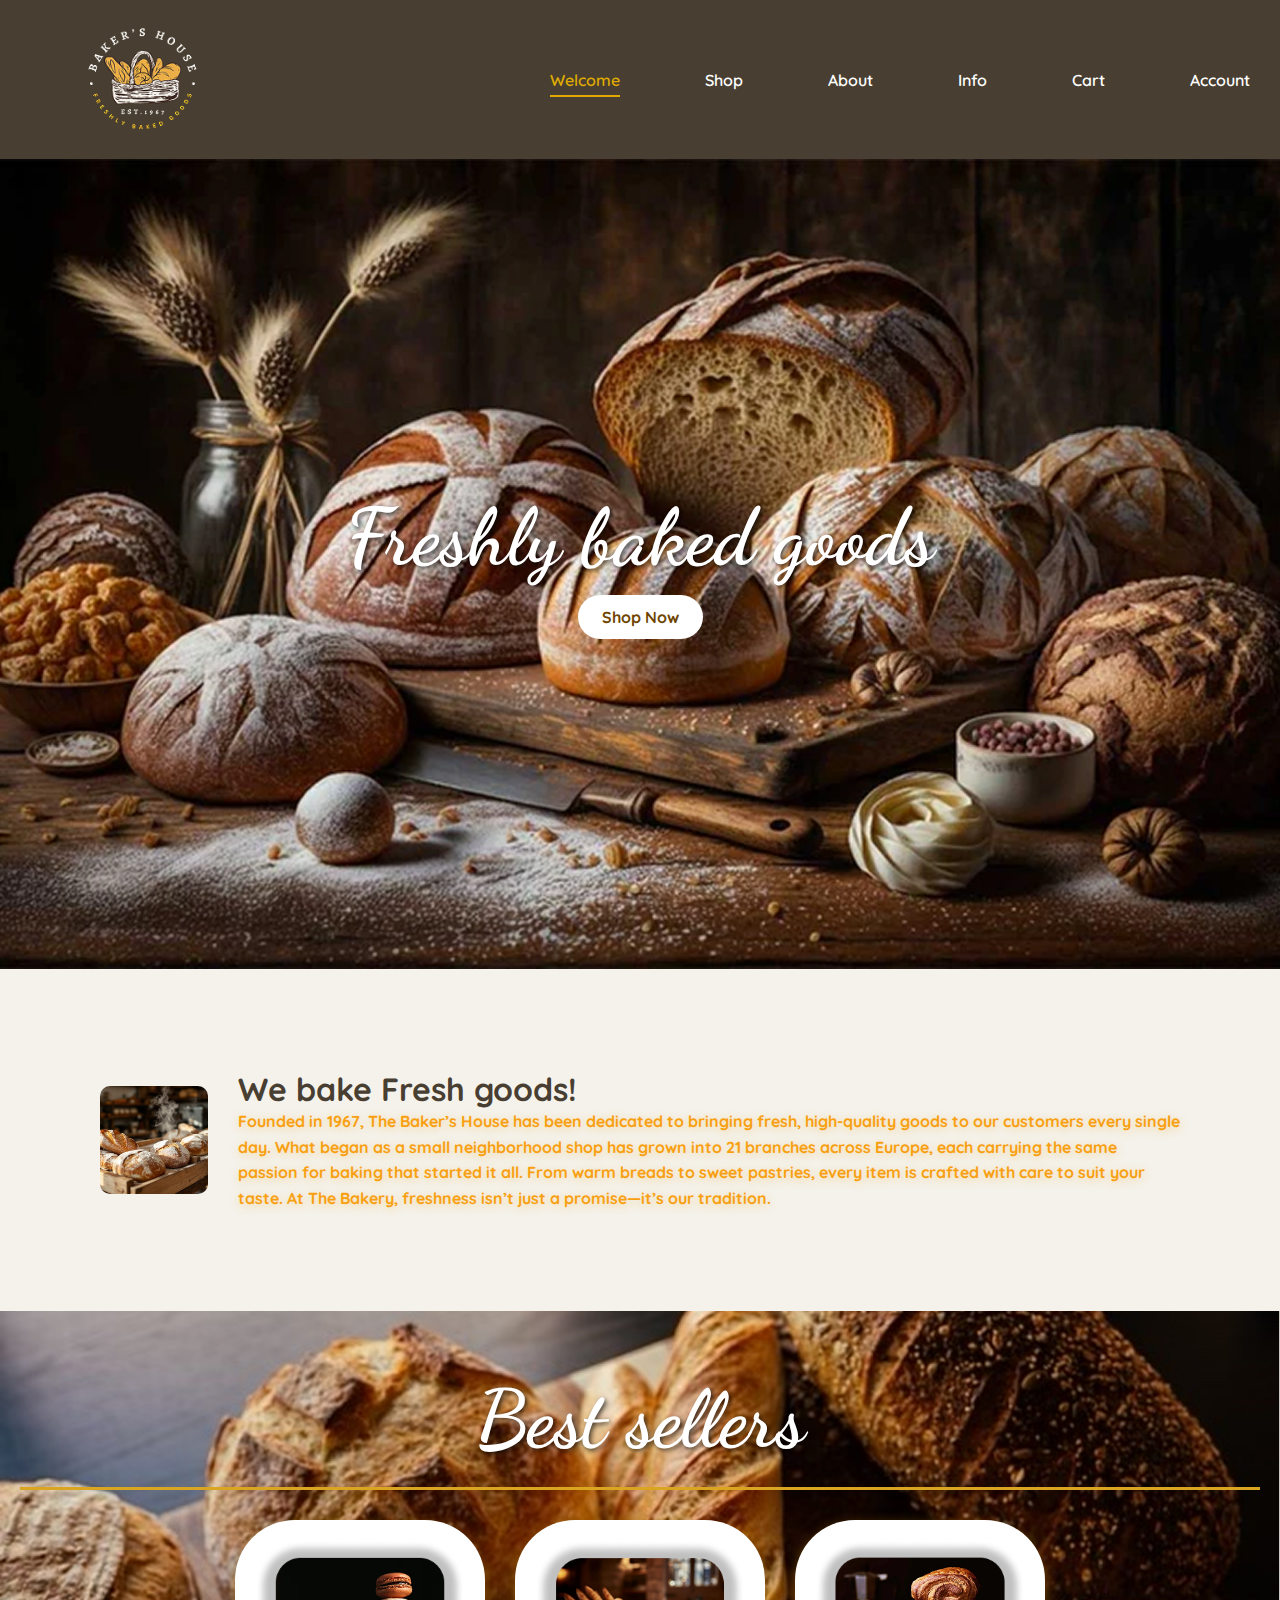
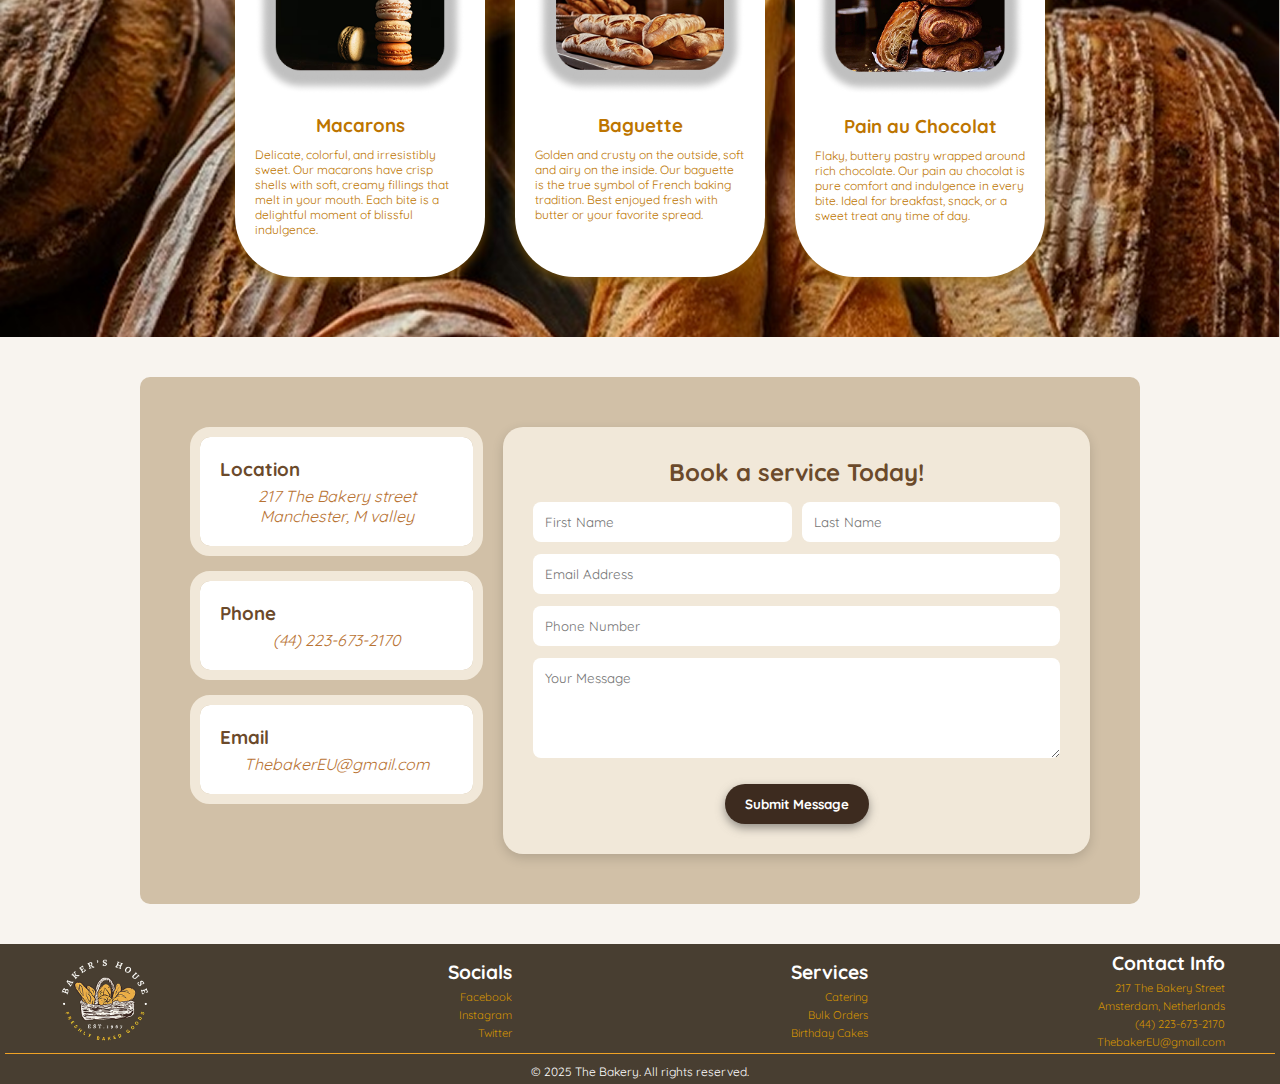
<file: index.html>
<!DOCTYPE html>
<html lang="en">
    <head>
      <meta charset="UTF-8">
      <meta name="viewport" content="width=device-width, initial-scale=1">
      <title>Baker's House</title>
      <link href="https://fonts.googleapis.com/css2?family=Dancing+Script:wght@400;700&display=swap" rel="stylesheet">
      <link href="https://fonts.googleapis.com/css2?family=Quicksand:wght@300..700&display=swap" rel="stylesheet">


      <link rel="stylesheet" href="css/styles.css" type="text/css"/>
    </head>
  
    <body>
      
      <!--HEADER-->
        <header>
          <a href="Welcome.html">
            <img src="img/Baker's House Logo 1.png" alt="Baker's House Logo" class="logo"/>
          </a>

          <nav class="navbar">
            <ul>
              <li><a href="index.html" class="active">Welcome</a></li>
              <li><a href="Shop.html">Shop</a></li>
              <li><a href="About.html">About</a></li>
              <li><a href="Info.html">Info</a></li>
              <li><a href="Cart.html">Cart</a></li>
              <li><a href="Login.html">Account</a></li>
            </ul>
          </nav>
        </header>
        
      <div id="hero">
        <div class="hero-text">
          <h1>Freshly baked goods</h1>
          <a href="Shop.html" class="shop-button">Shop Now</a>
        </div>
      </div>
        
        <main>
          <section class="About">
            <img src="img/image 3.png" alt="About image" class="About-img"/>
            <div class="About-text">
              <h2 class="h2-about">We bake Fresh goods!</h2>
              <p>Founded in 1967, The Baker’s House has been dedicated to bringing fresh, high-quality goods to our customers every single day. What began as a small neighborhood shop has grown into 21 branches across Europe, each carrying the same passion for baking that started it all. From warm breads to sweet pastries, every item is crafted with care to suit your taste. At The Bakery, freshness isn’t just a promise—it’s our tradition.</p>
            </div>
          </section>

          
          <section class="Best-sellers">
              <h1>Best sellers</h1>
              <div class="bestsellers-list">
                <div class="product-card">
                  <img src="img/image 7.png" alt="Bestseller 1" class="Bestseller-image"/>
                  <h3>Macarons</h3>
                  <p>Delicate, colorful, and irresistibly sweet. Our macarons have crisp shells with soft, creamy fillings that melt in your mouth. Each bite is a delightful moment of blissful indulgence.</p>
                </div>

                <div class="product-card">
                  <img src="img/image 5.png" alt="Bestseller 2" class="Bestseller-image"/>
                  <h3>Baguette</h3>
                  <p>Golden and crusty on the outside, soft and airy on the inside. Our baguette is the true symbol of French baking tradition. Best enjoyed fresh with butter or your favorite spread.</p>
                </div>

                <div class="product-card">
                  <img src="img/image 6.png" alt="Bestseller 1" class="Bestseller-image"/>
                  <h3>Pain au Chocolat</h3>
                  <p>Flaky, buttery pastry wrapped around rich chocolate. Our pain au chocolat is pure comfort and indulgence in every bite. Ideal for breakfast, snack, or a sweet treat any time of day.</p>
                </div>
              </div>
          </section>

          <section class="form">
            <div class="booking-form">
              <div class="info-column">
                <div class="info">
                  <h3>Location</h3>
                  <p>217 The Bakery street <br> Manchester, M valley</p>
                </div>

                <div class="info">
                  <h3>Phone</h3>
                  <p>(44) 223-673-2170</p>
                </div>

                <div class="info">
                  <h3>Email</h3>
                  <p>ThebakerEU@gmail.com</p>
                </div>
              </div>

              <div class="form-column">
                <h2>Book a service Today!</h2>
                <form>
                  <div class="form-group">
                    <input type="text" placeholder="First Name" required/>
                    <input type="text" placeholder="Last Name" required/>
                  </div>
                  <div class="form-group2">
                    <input type="text" placeholder="Email Address" required/>
                    <input type="text" placeholder="Phone Number" required/>
                    <textarea placeholder="Your Message" required></textarea>
                  </div>
                  <div class="form-btn">
                    <button type="submit">Submit Message</button>
                  </div>
                </form>
              </div>

            </div>
          </section>
        </main>
    <!-- Footer -->
    <footer>
        <div class="footer-content">
          <a href="Welcome.html">
            <img src="img/Baker's House Logo 1.png" alt="Baker's House Logo" class="footer-logo"/>
          </a>
        <div>
          <h3>Socials</h3>
          <a href="link"><p>Facebook</p></a> 
          <a href="link"><p>Instagram</p></a> 
          <a href="link"><p>Twitter</p></a> 
          
        </div>
        <div>
          <h3>Services</h3>
          <a href="link"><p>Catering</p></a> 
          <a href="link"><p>Bulk Orders</p></a> 
          <a href="link"><p>Birthday Cakes</p></a> 
          
        </div>
        <div>
          <h3>Contact Info</h3>
          <a href="link"><p>217 The Bakery Street</p></a> 
          <a href="link"><p>Amsterdam, Netherlands</p></a> 
          <a href="link"><p>(44) 223-673-2170</p></a> 
          <a href="link"><p>ThebakerEU@gmail.com</p></a> 
          
        </div>
      </div>
      <p class="copy">&copy; 2025 The Bakery. All rights reserved.</p>
    </footer>
    </body>
</html>
</file>
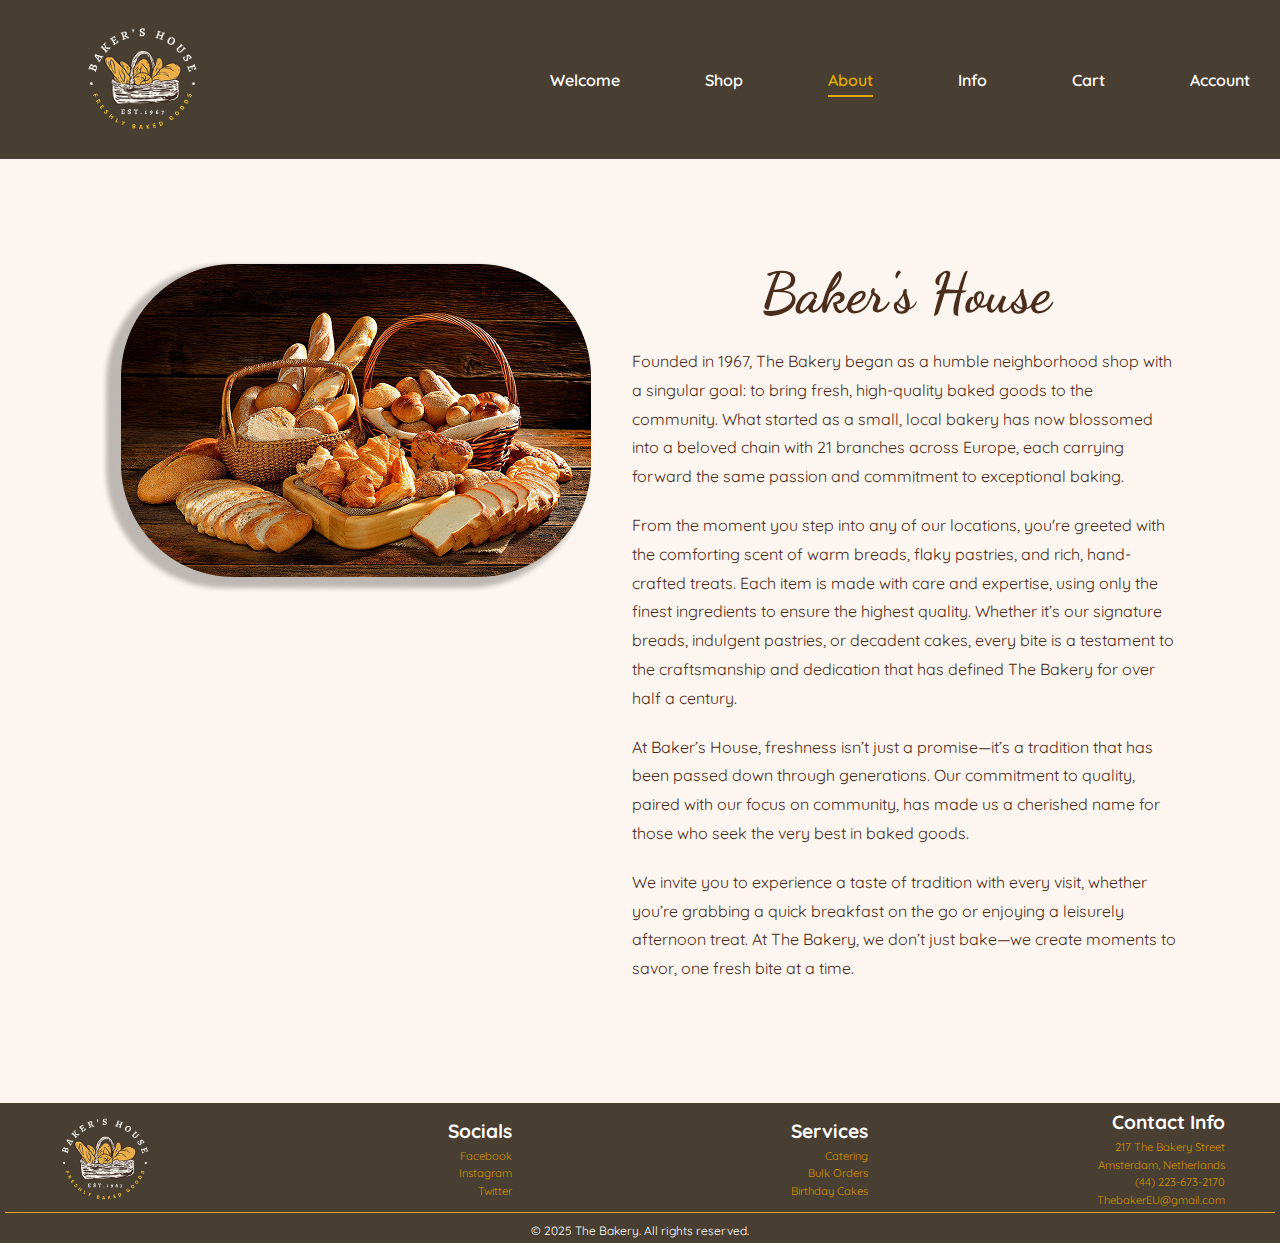
<file: About.html>
<!DOCTYPE html>
<html lang="en">
  <head>
    <meta charset="UTF-8">
    <meta name="viewport" content="width=device-width, initial-scale=1">
    <title>Baker's House</title>

    <!-- Google Fonts -->
    <link href="https://fonts.googleapis.com/css2?family=Quicksand:wght@300..700&family=Dancing+Script&display=swap" rel="stylesheet">

    <!-- Stylesheet -->
    <link rel="stylesheet" href="css/styles.css" type="text/css">
  </head>

  <body>
    <!-- HEADER -->
    <header>
      <a href="index.html">
        <img src="img/Baker's House Logo 1.png" alt="Baker's House Logo" class="logo"/>
      </a>

      <nav class="navbar">
        <ul>
          <li><a href="index.html">Welcome</a></li>
          <li><a href="Shop.html">Shop</a></li>
          <li><a href="About.html" class="active">About</a></li>
          <li><a href="Info.html">Info</a></li>
          <li><a href="Cart.html">Cart</a></li>
          <li><a href="Login.html">Account</a></li>
        </ul>
      </nav>
    </header>

    <!-- MAIN CONTENT -->
    <main>
      <section class="about-container">
        <div class="about-image">
          <img src="img/image 8.png" alt="Basket of baked goods"/>
        </div>

        <div class="about-info">
          <h1 class="about-title">Baker's House</h1>
          <p class="sub">
            Founded in 1967, The Bakery began as a humble neighborhood shop with a singular goal: 
            to bring fresh, high-quality baked goods to the community. What started as a small, 
            local bakery has now blossomed into a beloved chain with 21 branches across Europe, 
            each carrying forward the same passion and commitment to exceptional baking.
          </p>
          <p class="info-right">
            From the moment you step into any of our locations, you're greeted with the comforting 
            scent of warm breads, flaky pastries, and rich, hand-crafted treats. Each item is made 
            with care and expertise, using only the finest ingredients to ensure the highest quality. 
            Whether it’s our signature breads, indulgent pastries, or decadent cakes, every bite is a 
            testament to the craftsmanship and dedication that has defined The Bakery for over half a century.
          </p>
          <p class="info-right">
            At Baker’s House, freshness isn’t just a promise—it’s a tradition that has been passed down 
            through generations. Our commitment to quality, paired with our focus on community, has made 
            us a cherished name for those who seek the very best in baked goods.
          </p>
          <p class="info-right">
            We invite you to experience a taste of tradition with every visit, whether you’re grabbing a 
            quick breakfast on the go or enjoying a leisurely afternoon treat. At The Bakery, we don’t just 
            bake—we create moments to savor, one fresh bite at a time.
          </p>
        </div>
      </section>
    </main>

    <!-- FOOTER -->
    <footer>
      <div class="footer-content">
        <a href="Welcome.html">
          <img src="img/Baker's House Logo 1.png" alt="Baker's House Logo" class="footer-logo"/>
        </a>

        <div>
          <h3>Socials</h3>
          <a href="link"><p>Facebook</p></a>
          <a href="link"><p>Instagram</p></a>
          <a href="link"><p>Twitter</p></a>
        </div>

        <div>
          <h3>Services</h3>
          <a href="link"><p>Catering</p></a>
          <a href="link"><p>Bulk Orders</p></a>
          <a href="link"><p>Birthday Cakes</p></a>
        </div>

        <div>
          <h3>Contact Info</h3>
          <a href="link"><p>217 The Bakery Street</p></a> 
          <a href="link"><p>Amsterdam, Netherlands</p></a> 
          <a href="link"><p>(44) 223-673-2170</p></a> 
          <a href="link"><p>ThebakerEU@gmail.com</p></a> 
        </div>
      </div>

      <p class="copy">&copy; 2025 The Bakery. All rights reserved.</p>
    </footer>
  </body>
</html>
</file>
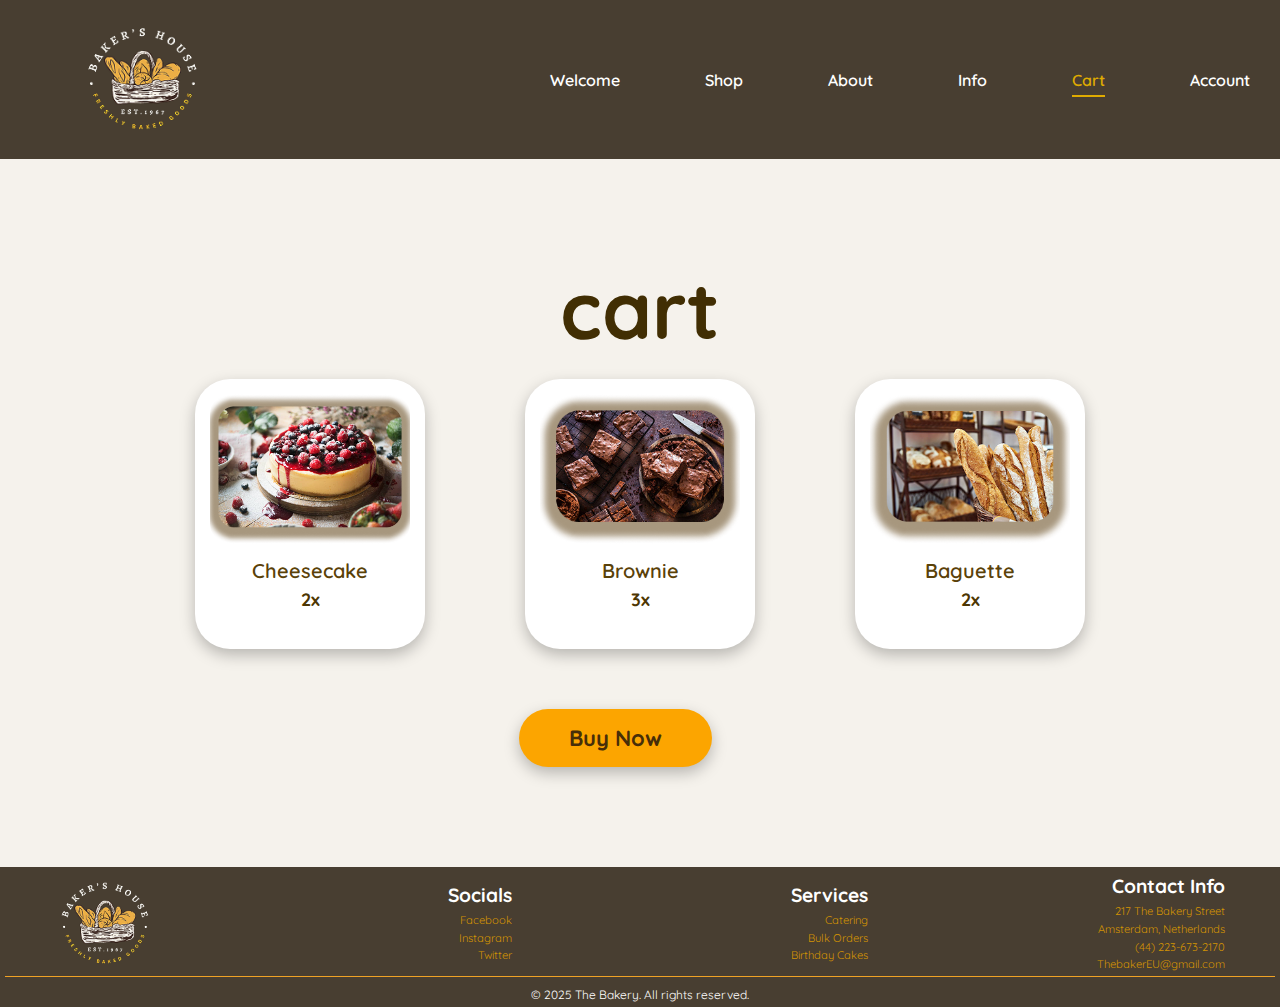
<file: Cart.html>
<!DOCTYPE html>
<html lang="en">
<head>
  <meta charset="UTF-8">
  <meta name="viewport" content="width=device-width, initial-scale=1">
  <title>Baker's House</title>

  <!-- Google Fonts -->
  <link href="https://fonts.googleapis.com/css2?family=Quicksand:wght@300..700&family=Dancing+Script&display=swap" rel="stylesheet">

  <!-- Stylesheet -->
  <link rel="stylesheet" href="css/styles.css" type="text/css">
</head>

    <body>
    <!-- HEADER -->
        <header>
            <a href="index.html">
            <img src="img/Baker's House Logo 1.png" alt="Baker's House Logo" class="logo"/>
            </a>

            <nav class="navbar">
            <ul>
                <li><a href="index.html">Welcome</a></li>
                <li><a href="Shop.html">Shop</a></li>
                <li><a href="About.html">About</a></li>
                <li><a href="Info.html">Info</a></li>
                <li><a href="Cart.html" class="active">Cart</a></li>
                <li><a href="Login.html">Account</a></li>
            </ul>
            </nav>
        </header>

    
    <!-- CART PAGE -->
        <section class="cart">
        <h1>Cart</h1>

        <div class="cart-items">
            <div class="cart-item">
                <img src="img/image 51.png" alt="Cheesecake">
                <p>Cheesecake</p>
                <span>2x</span>
            </div>

            <div class="cart-item">
                <img src="img/image 40.png" alt="Brownie">
                <p>Brownie</p>
                <span>3x</span>
            </div>

            <div class="cart-item">
                <img src="img/image 25.png" alt="Baguette">
                <p>Baguette</p>
                <span>2x</span>
            </div>
        </div>

        <div class="cart-action">
            <button class="buy-now">Buy Now</button>
        </div>
        </section>


        <!-- FOOTER -->
        <footer>
            <div class="footer-content">
            <a href="Welcome.html">
                <img src="img/Baker's House Logo 1.png" alt="Baker's House Logo" class="footer-logo"/>
            </a>

            <div>
                <h3>Socials</h3>
                <a href="#"><p>Facebook</p></a>
                <a href="#"><p>Instagram</p></a>
                <a href="#"><p>Twitter</p></a>
            </div>

            <div>
                <h3>Services</h3>
                <a href="#"><p>Catering</p></a>
                <a href="#"><p>Bulk Orders</p></a>
                <a href="#"><p>Birthday Cakes</p></a>
            </div>

            <div>
                <h3>Contact Info</h3>
                <p>217 The Bakery Street</p>
                <p>Amsterdam, Netherlands</p>
                <p>(44) 223-673-2170</p>
                <p>ThebakerEU@gmail.com</p>
            </div>
            </div>

            <p class="copy">&copy; 2025 The Bakery. All rights reserved.</p>
        </footer>
    </body>
</html>
</file>
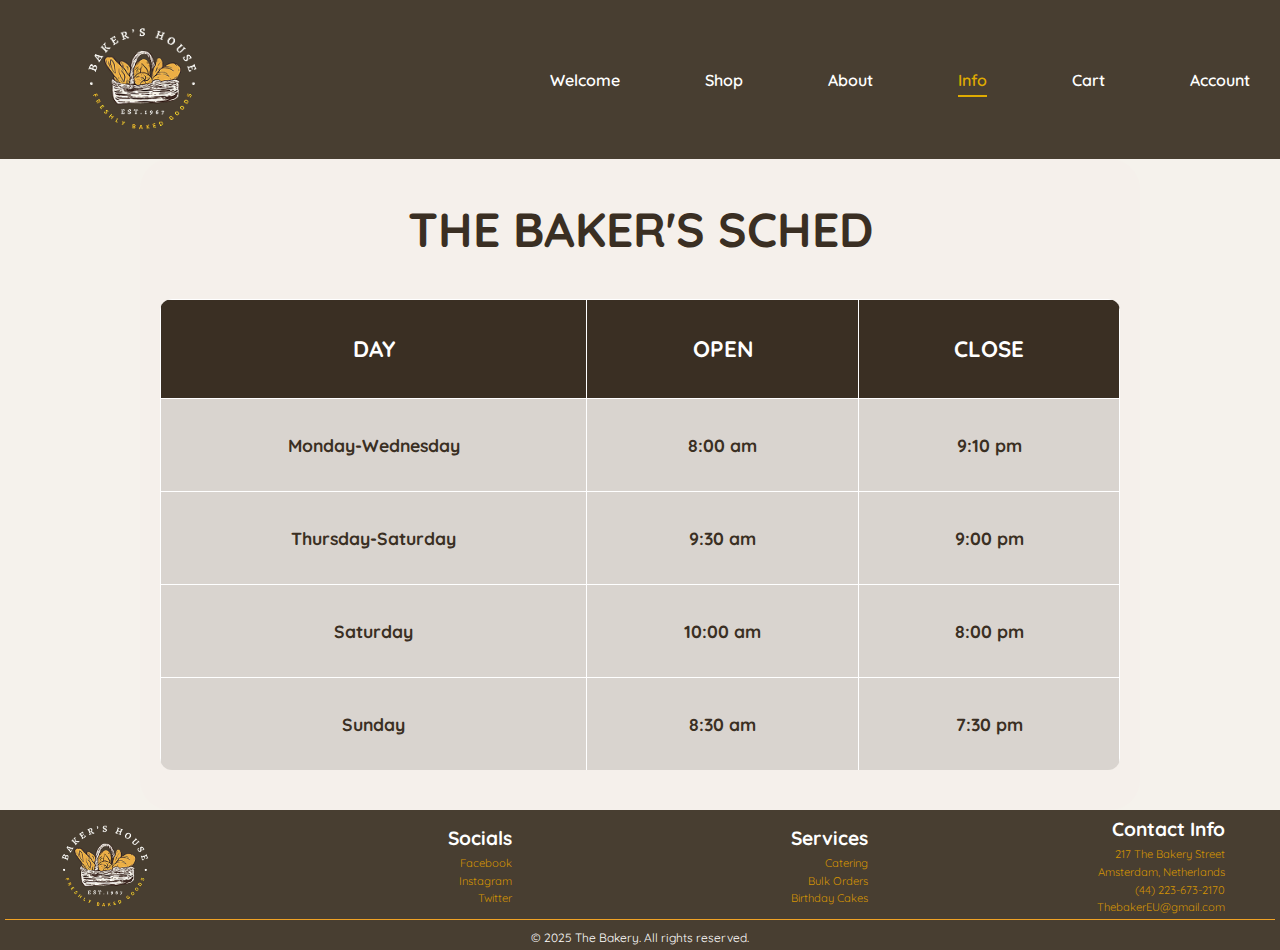
<file: Info.html>
<!DOCTYPE html>
<html lang="en">
    <head>
      <meta charset="UTF-8">
      <meta name="viewport" content="width=device-width, initial-scale=1">
      <title>Baker's House</title>
      <link href="https://fonts.googleapis.com/css2?family=Quicksand:wght@300..700&display=swap" rel="stylesheet">
      <link rel="stylesheet" href="css/styles.css" type="text/css"/>
    </head>
  
    <body>
      
      <!--HEADER-->
        <header>
          <a href="Welcome.html">
            <img src="img/Baker's House Logo 1.png" alt="Baker's House Logo" class="logo"/>
          </a>

          <nav class="navbar">
            <ul>
              <li><a href="Welcome.html">Welcome</a></li>
              <li><a href="Shop.html">Shop</a></li>
              <li><a href="About.html">About</a></li>
              <li><a href="Info.html" class="active">Info</a></li>
              <li><a href="Cart.html">Cart</a></li>
              <li><a href="index.html">Account</a></li>
            </ul>
          </nav>
        </header>
      
        
        <main>
            <section class="schedule">
              <h1 class="sched-heading">THE BAKER'S SCHED</h1>
              <div class="background">
                  <table class="sched-table">
                    <thead>
                      <tr>
                        <th>DAY</th>
                        <th>OPEN</th>
                        <th>CLOSE</th>
                      </tr>
                    </thead>
                    <tbody>
                      <tr>
                        <td>Monday-Wednesday</td>
                        <td>8:00 am</td>
                        <td>9:10 pm</td>
                      </tr>
                      <tr>
                        <td>Thursday-Saturday</td>
                        <td>9:30 am</td>
                        <td>9:00 pm</td>
                      </tr>
                      <tr>
                        <td>Saturday</td>
                        <td>10:00 am</td>
                        <td>8:00 pm</td>
                      </tr>
                      <tr>
                        <td>Sunday</td>
                        <td>8:30 am</td>
                        <td>7:30 pm</td>
                      </tr>
                    </tbody>
                  </table>
                </div>
            </section>
        </main>
    <!-- Footer -->
    <footer>
        <div class="footer-content">
          <a href="Welcome.html">
            <img src="img/Baker's House Logo 1.png" alt="Baker's House Logo" class="footer-logo"/>
          </a>
        <div>
          <h3>Socials</h3>
          <a href="link"><p>Facebook</p></a> 
          <a href="link"><p>Instagram</p></a> 
          <a href="link"><p>Twitter</p></a> 
          
        </div>
        <div>
          <h3>Services</h3>
          <a href="link"><p>Catering</p></a> 
          <a href="link"><p>Bulk Orders</p></a> 
          <a href="link"><p>Birthday Cakes</p></a> 
          
        </div>
        <div>
          <h3>Contact Info</h3>
          <a href="link"><p>217 The Bakery Street</p></a> 
          <a href="link"><p>Amsterdam, Netherlands</p></a> 
          <a href="link"><p>(44) 223-673-2170</p></a> 
          <a href="link"><p>ThebakerEU@gmail.com</p></a> 
          
        </div>
      </div>
      <p class="copy">&copy; 2025 The Bakery. All rights reserved.</p>
    </footer>
    </body>

</html>
</file>
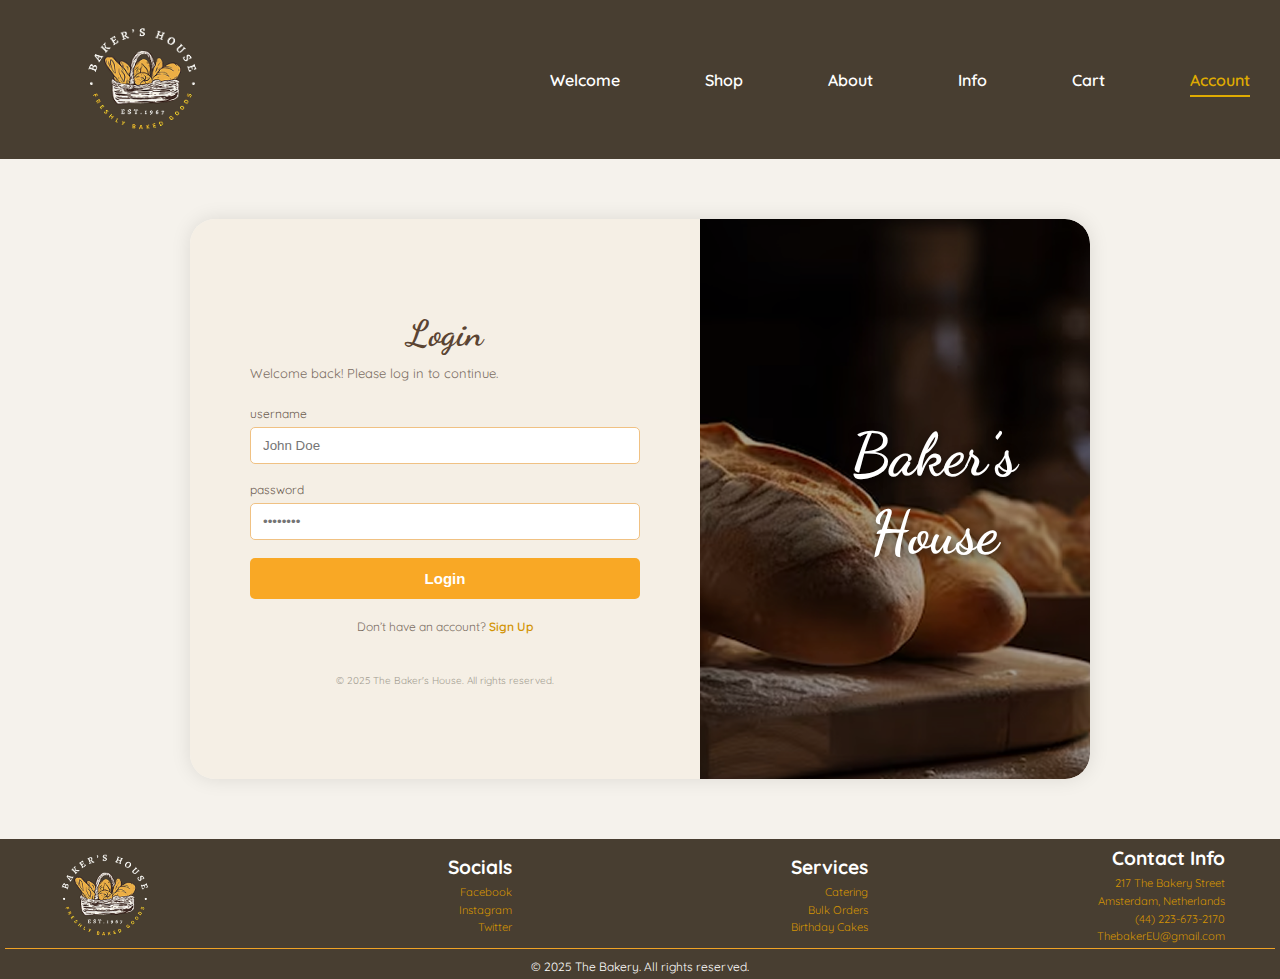
<file: Login.html>
<!DOCTYPE html>
<html lang="en">
<head>
  <meta charset="UTF-8">
  <meta name="viewport" content="width=device-width, initial-scale=1">
  <title>Baker's House | Login</title>

  <!-- Google Fonts -->
  <link href="https://fonts.googleapis.com/css2?family=Quicksand:wght@300..700&family=Dancing+Script&display=swap" rel="stylesheet">

  <!-- Stylesheet -->
  <link rel="stylesheet" href="css/styles.css" type="text/css">
</head>

<body>
  <!-- HEADER -->
  <header>
    <a href="Welcome.html">
      <img src="img/Baker's House Logo 1.png" alt="Baker's House Logo" class="logo"/>
    </a>

    <nav class="navbar">
      <ul>
        <li><a href="Welcome.html">Welcome</a></li>
        <li><a href="Shop.html">Shop</a></li>
        <li><a href="About.html">About</a></li>
        <li><a href="Info.html">Info</a></li>
        <li><a href="Cart.html">Cart</a></li>
        <li><a href="index.html" class="active">Account</a></li>
      </ul>
    </nav>
  </header>

  <!-- MAIN -->
  <main class="signup-container">
    <div class="signup-box">
      <div class="signup-left">
        <h1 class="title">Login</h1>
        <div class="underline"></div>
        <p class="welcome-text">Welcome back! Please log in to continue.</p>

        <form>
          <label for="username">username</label>
          <input type="text" id="username" placeholder="John Doe" />

          <label for="password">password</label>
          <input type="password" id="password" placeholder="••••••••" />

          <button type="submit" class="signup-btn">Login</button>
        </form>

        <p class="login-link">
        Don’t have an account?
        <a href="SignUp.html" class="signup-button">Sign Up</a>
        </p>



        <p class="footer-text">© 2025 The Baker's House. All rights reserved.</p>
      </div>

      <div class="signup-right">
        <div class="overlay-text">
          <h1>Baker’s<br>House</h1>
        </div>
      </div>
    </div>
  </main>

  <!-- FOOTER -->
  <footer>
    <div class="footer-content">
      <a href="Welcome.html">
        <img src="img/Baker's House Logo 1.png" alt="Baker's House Logo" class="footer-logo"/>
      </a>

      <div>
        <h3>Socials</h3>
        <a href="#"><p>Facebook</p></a>
        <a href="#"><p>Instagram</p></a>
        <a href="#"><p>Twitter</p></a>
      </div>

      <div>
        <h3>Services</h3>
        <a href="#"><p>Catering</p></a>
        <a href="#"><p>Bulk Orders</p></a>
        <a href="#"><p>Birthday Cakes</p></a>
      </div>

      <div>
        <h3>Contact Info</h3>
        <p>217 The Bakery Street</p>
        <p>Amsterdam, Netherlands</p>
        <p>(44) 223-673-2170</p>
        <p>ThebakerEU@gmail.com</p>
      </div>
    </div>

    <p class="copy">&copy; 2025 The Bakery. All rights reserved.</p>
  </footer>
</body>
</html>
</file>
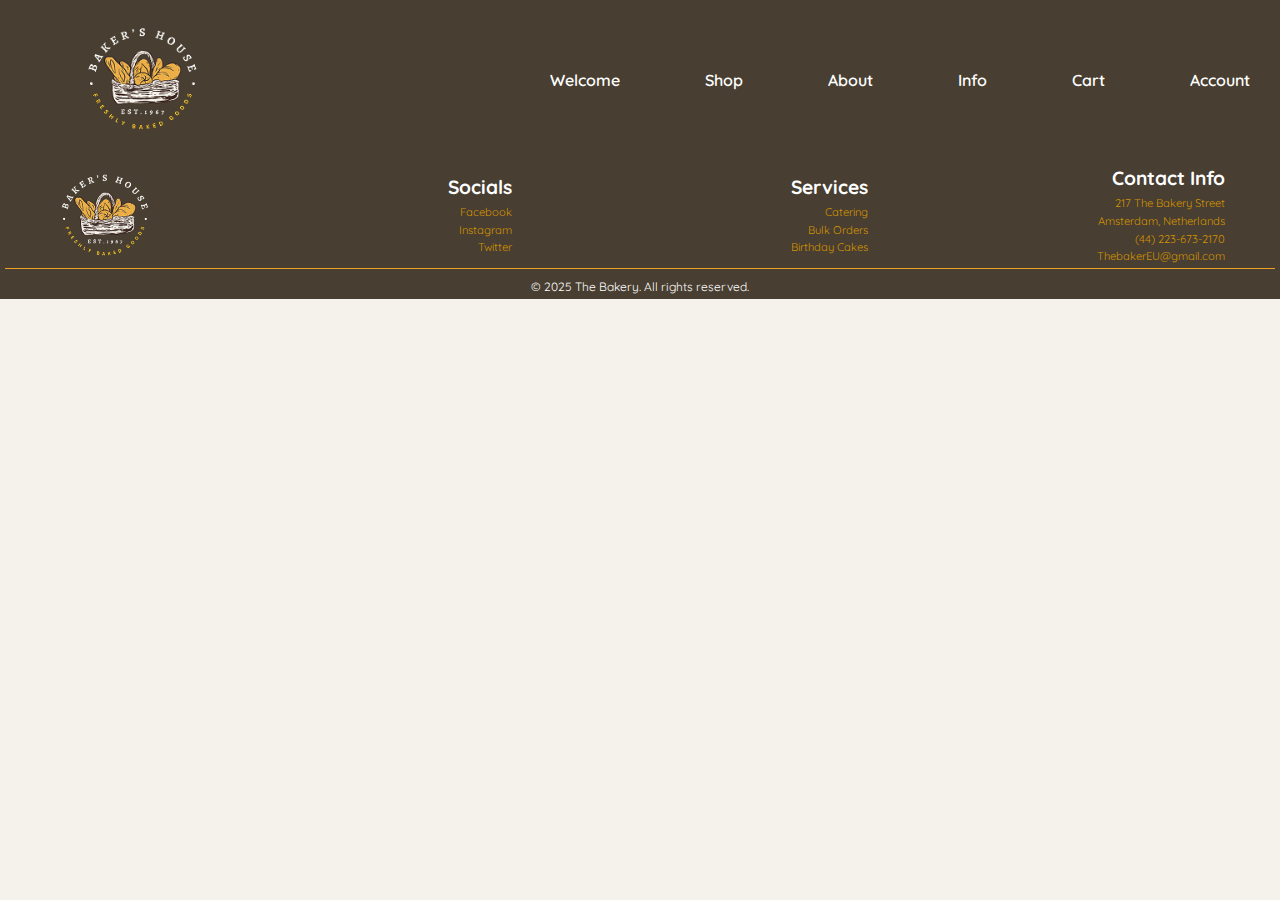
<file: Shop.html>
<!DOCTYPE html>
<html lang="en">
    <head>
      <meta charset="UTF-8">
      <meta name="viewport" content="width=device-width, initial-scale=1">
      <title>Baker's House</title>
      <link href="https://fonts.googleapis.com/css2?family=Quicksand:wght@300..700&display=swap" rel="stylesheet">
      <link rel="stylesheet" href="css/styles.css" type="text/css"/>
    </head>
  
    <body>
      
      <!--HEADER-->
        <header>
          <a href="Welcome.html">
            <img src="img/Baker's House Logo 1.png" alt="Baker's House Logo" class="logo"/>
          </a>

          <nav class="navbar">
            <ul>
              <li><a href="Welcome.html">Welcome</a></li>
              <li><a href="Shop.html">Shop</a></li>
              <li><a href="About.html">About</a></li>
              <li><a href="Info.html">Info</a></li>
              <li><a href="Cart.html">Cart</a></li>
              <li><a href="Account.html">Account</a></li>
            </ul>
          </nav>
        </header>
      
        
        <main> 
         
        </main>
    <!-- Footer -->
    <footer>
        <div class="footer-content">
          <a href="Welcome.html">
            <img src="img/Baker's House Logo 1.png" alt="Baker's House Logo" class="footer-logo"/>
          </a>
        <div>
          <h3>Socials</h3>
          <a href="link"><p>Facebook</p></a> 
          <a href="link"><p>Instagram</p></a> 
          <a href="link"><p>Twitter</p></a> 
          
        </div>
        <div>
          <h3>Services</h3>
          <a href="link"><p>Catering</p></a> 
          <a href="link"><p>Bulk Orders</p></a> 
          <a href="link"><p>Birthday Cakes</p></a> 
          
        </div>
        <div>
          <h3>Contact Info</h3>
          <a href="link"><p>217 The Bakery Street</p></a> 
          <a href="link"><p>Amsterdam, Netherlands</p></a> 
          <a href="link"><p>(44) 223-673-2170</p></a> 
          <a href="link"><p>ThebakerEU@gmail.com</p></a> 
          
        </div>
      </div>
      <p class="copy">&copy; 2025 The Bakery. All rights reserved.</p>
    </footer>
    </body>
</html>
</file>
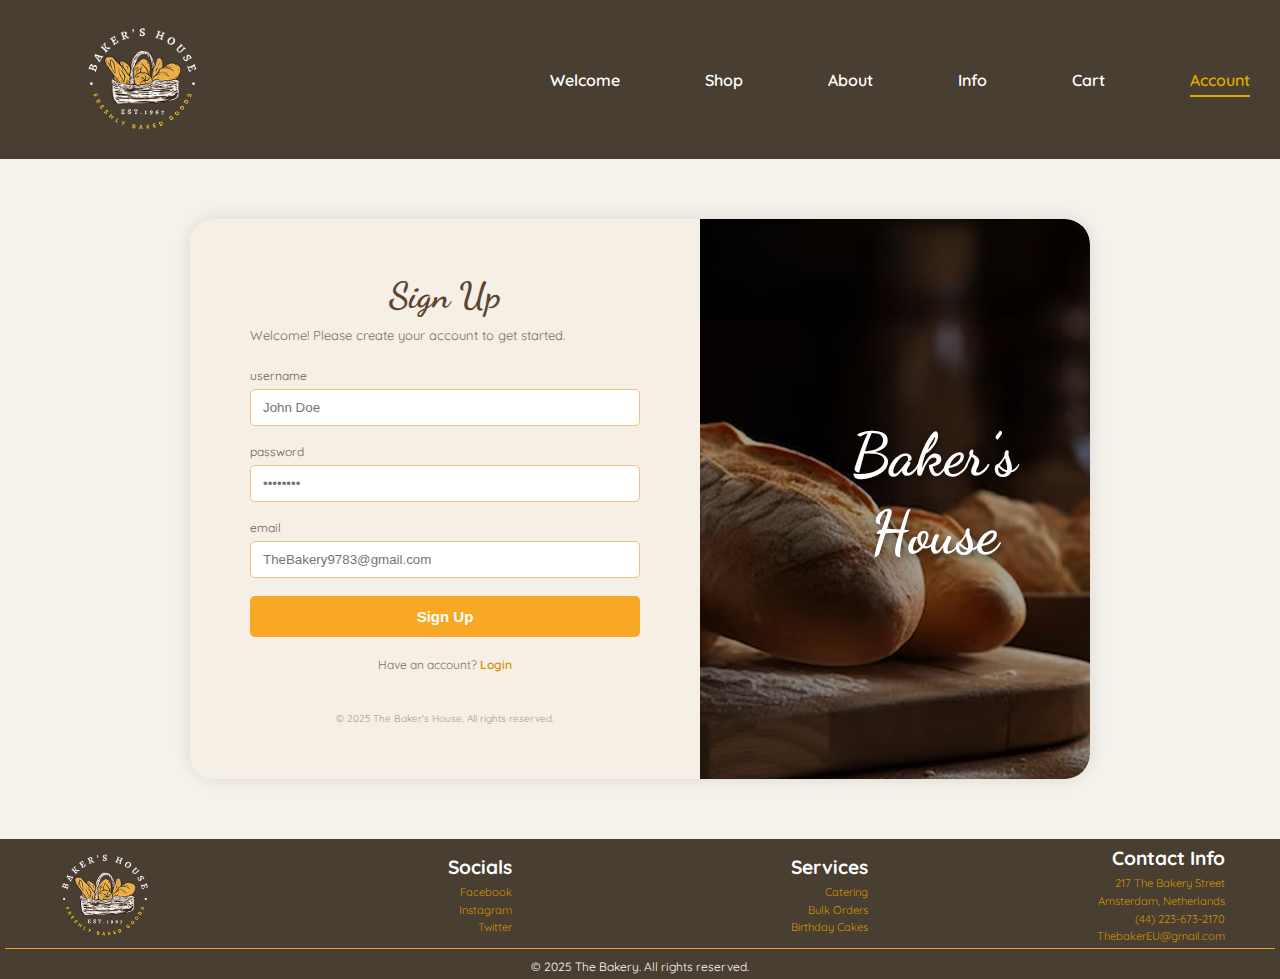
<file: SignUp.html>
<!DOCTYPE html>
<html lang="en">
<head>
  <meta charset="UTF-8">
  <meta name="viewport" content="width=device-width, initial-scale=1">
  <title>Baker's House | Sign Up</title>

  <!-- Google Fonts -->
  <link href="https://fonts.googleapis.com/css2?family=Quicksand:wght@300..700&family=Dancing+Script&display=swap" rel="stylesheet">

  <!-- Stylesheet -->
  <link rel="stylesheet" href="css/styles.css" type="text/css">
</head>

<body>
  <!-- HEADER -->
  <header>
    <a href="Welcome.html">
      <img src="img/Baker's House Logo 1.png" alt="Baker's House Logo" class="logo"/>
    </a>

    <nav class="navbar">
      <ul>
        <li><a href="Welcome.html">Welcome</a></li>
        <li><a href="Shop.html">Shop</a></li>
        <li><a href="About.html">About</a></li>
        <li><a href="Info.html">Info</a></li>
        <li><a href="Cart.html">Cart</a></li>
        <li><a href="index.html" class="active">Account</a></li>
      </ul>
    </nav>
  </header>

  <!-- MAIN -->
  <main class="signup-container">
    <div class="signup-box">
      <div class="signup-left">
        <h1 class="title">Sign Up</h1>
        <div class="underline"></div>
        <p class="welcome-text">Welcome! Please create your account to get started.</p>

        <form>
          <label for="username">username</label>
          <input type="text" id="username" placeholder="John Doe" />

          <label for="password">password</label>
          <input type="password" id="password" placeholder="••••••••" />

          <label for="email">email</label>
          <input type="email" id="email" placeholder="TheBakery9783@gmail.com" />

          <button type="submit" class="signup-btn">Sign Up</button>
        </form>

        <p class="login-link">
        Have an account? 
        <a href="Login.html" class="login-button">Login</a>
        </p>


        <p class="footer-text">© 2025 The Baker's House. All rights reserved.</p>
      </div>

      <div class="signup-right">
        <div class="overlay-text">
          <h1>Baker’s<br>House</h1>
        </div>
      </div>
    </div>
  </main>

  <!-- FOOTER -->
  <footer>
    <div class="footer-content">
      <a href="Welcome.html">
        <img src="img/Baker's House Logo 1.png" alt="Baker's House Logo" class="footer-logo"/>
      </a>

      <div>
        <h3>Socials</h3>
        <a href="#"><p>Facebook</p></a>
        <a href="#"><p>Instagram</p></a>
        <a href="#"><p>Twitter</p></a>
      </div>

      <div>
        <h3>Services</h3>
        <a href="#"><p>Catering</p></a>
        <a href="#"><p>Bulk Orders</p></a>
        <a href="#"><p>Birthday Cakes</p></a>
      </div>

      <div>
        <h3>Contact Info</h3>
        <p>217 The Bakery Street</p>
        <p>Amsterdam, Netherlands</p>
        <p>(44) 223-673-2170</p>
        <p>ThebakerEU@gmail.com</p>
      </div>
    </div>

    <p class="copy">&copy; 2025 The Bakery. All rights reserved.</p>
  </footer>
</body>
</html>
</file>
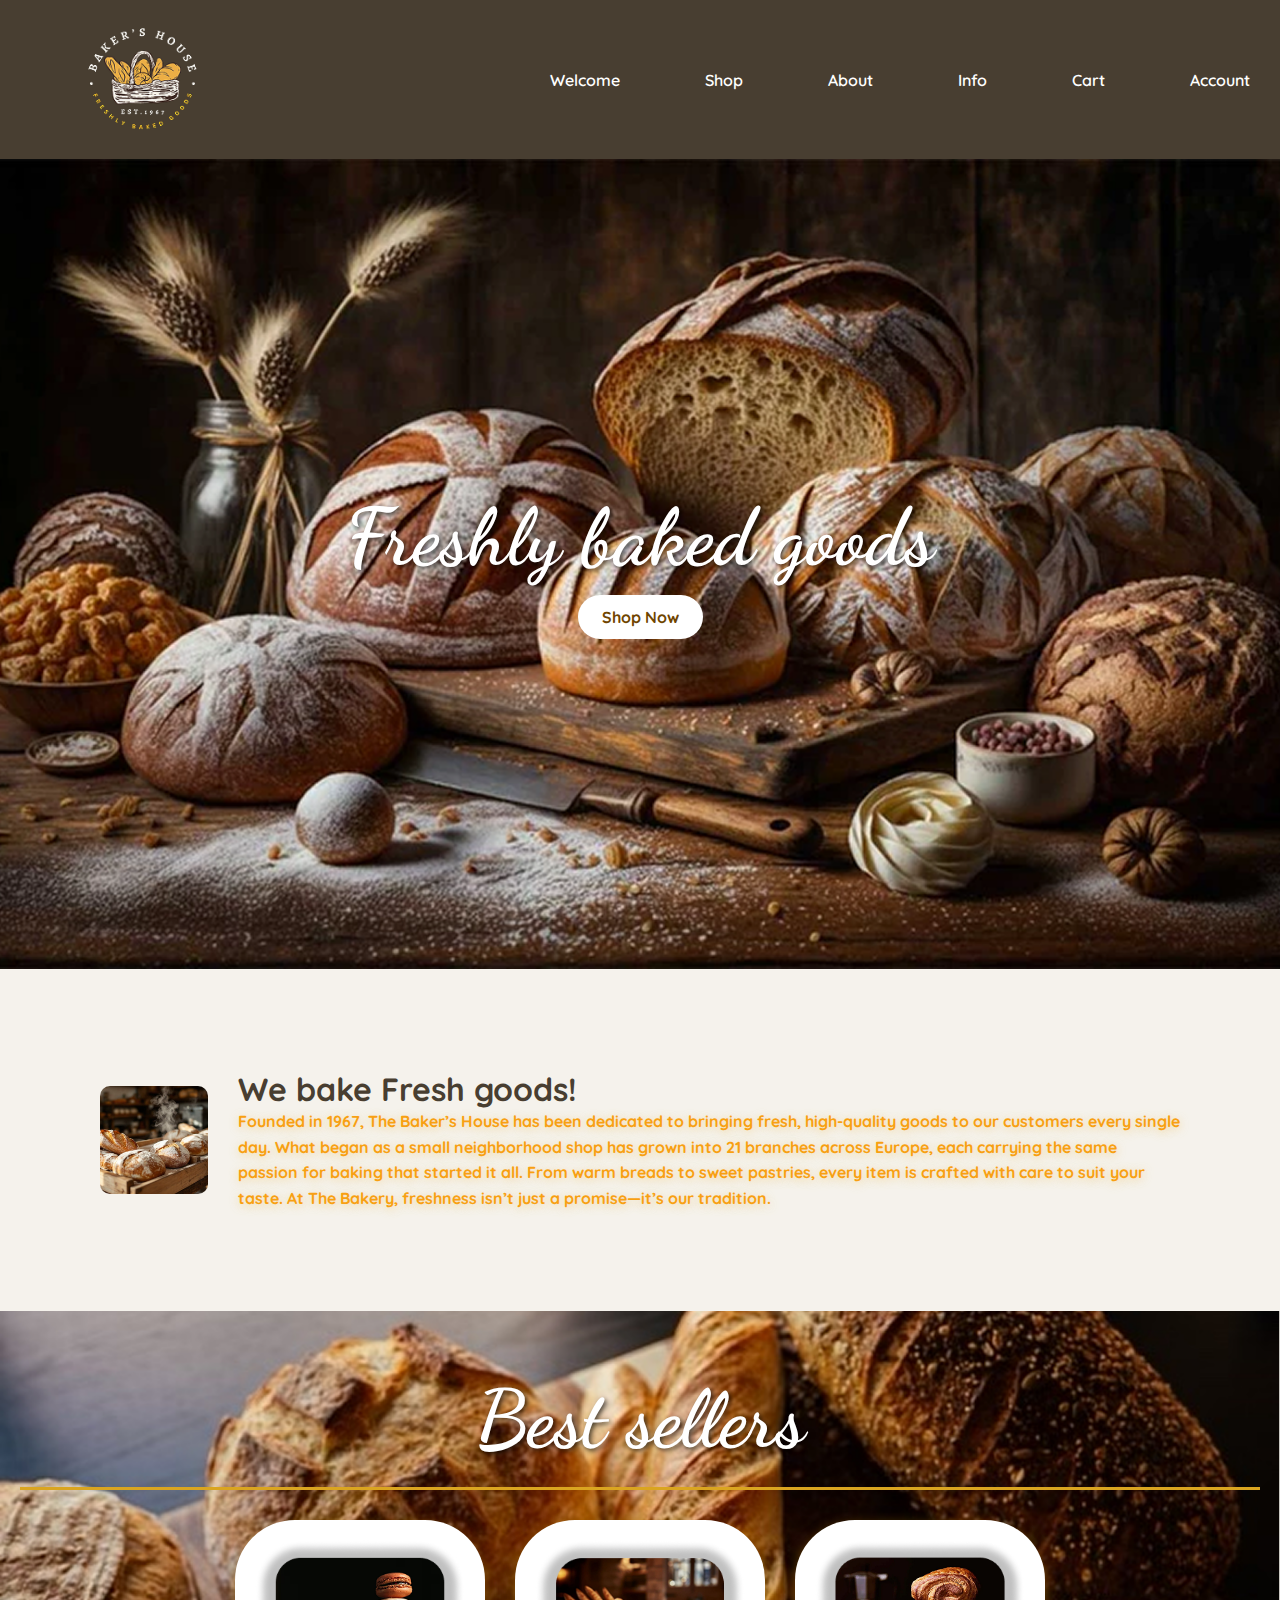
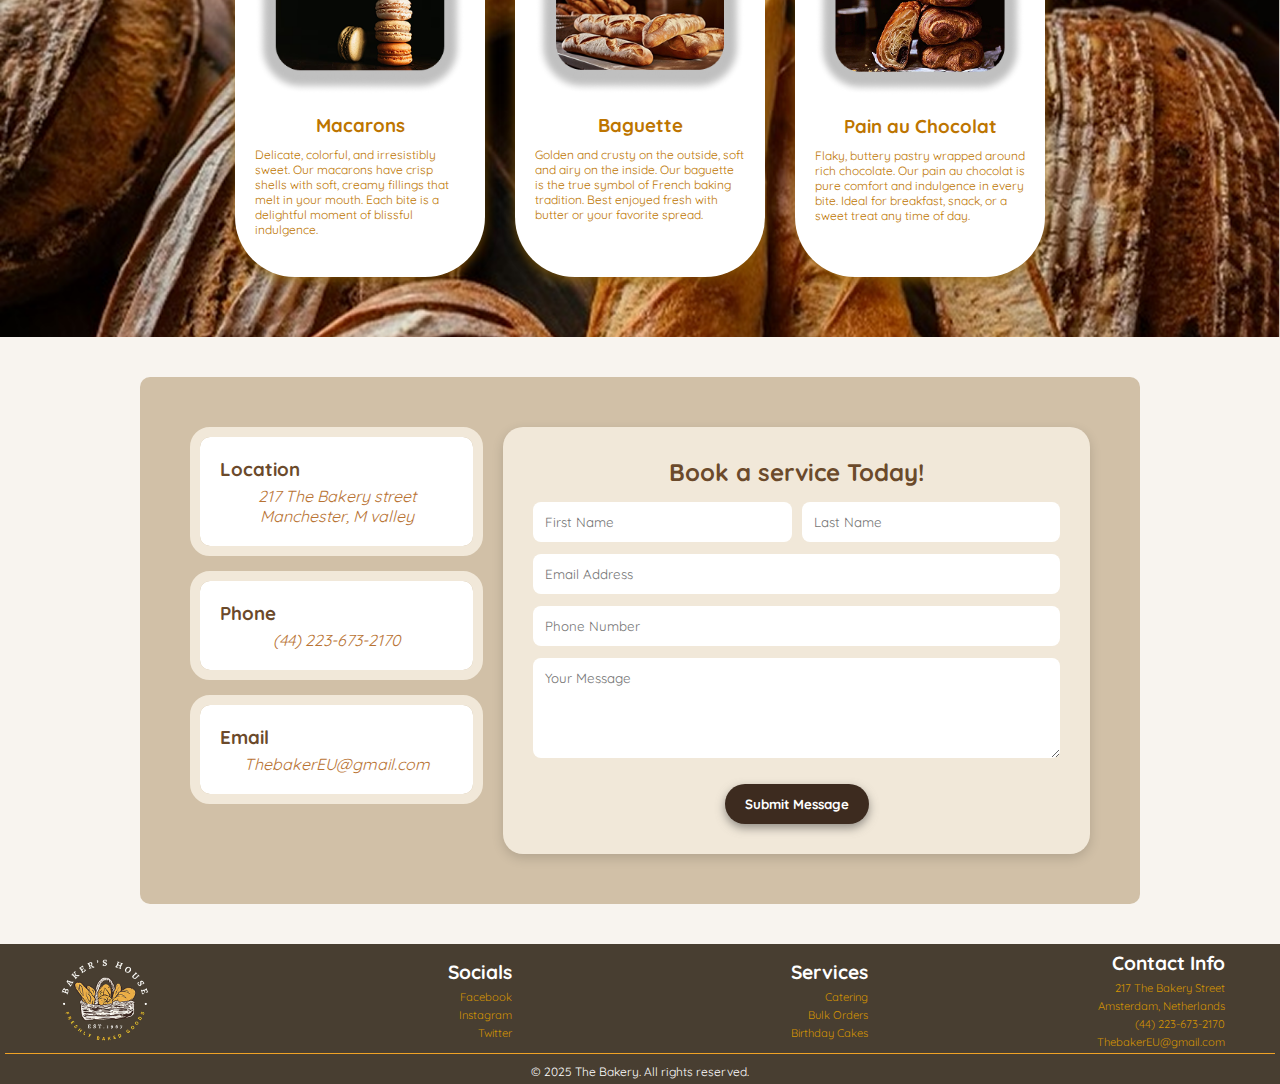
<file: Welcome.html>
<!DOCTYPE html>
<html lang="en">
    <head>
      <meta charset="UTF-8">
      <meta name="viewport" content="width=device-width, initial-scale=1">
      <title>Baker's House</title>
      <link href="https://fonts.googleapis.com/css2?family=Dancing+Script:wght@400;700&display=swap" rel="stylesheet">
      <link href="https://fonts.googleapis.com/css2?family=Quicksand:wght@300..700&display=swap" rel="stylesheet">


      <link rel="stylesheet" href="css/styles.css" type="text/css"/>
    </head>
  
    <body>
      
      <!--HEADER-->
        <header>
          <a href="Welcome.html">
            <img src="img/Baker's House Logo 1.png" alt="Baker's House Logo" class="logo"/>
          </a>

          <nav class="navbar">
            <ul>
              <li><a href="Welcome.html">Welcome</a></li>
              <li><a href="Shop.html">Shop</a></li>
              <li><a href="About.html">About</a></li>
              <li><a href="Info.html">Info</a></li>
              <li><a href="Cart.html">Cart</a></li>
              <li><a href="Account.html">Account</a></li>
            </ul>
          </nav>
        </header>
        
      <div id="hero">
        <div class="hero-text">
          <h1>Freshly baked goods</h1>
          <a href="Shop.html" class="shop-button">Shop Now</a>
        </div>
      </div>
        
        <main>
          <section class="About">
            <img src="img/image 3.png" alt="About image" class="About-img"/>
            <div class="About-text">
              <h2 class="h2-about">We bake Fresh goods!</h2>
              <p>Founded in 1967, The Baker’s House has been dedicated to bringing fresh, high-quality goods to our customers every single day. What began as a small neighborhood shop has grown into 21 branches across Europe, each carrying the same passion for baking that started it all. From warm breads to sweet pastries, every item is crafted with care to suit your taste. At The Bakery, freshness isn’t just a promise—it’s our tradition.</p>
            </div>
          </section>

          
          <section class="Best-sellers">
              <h1>Best sellers</h1>
              <div class="bestsellers-list">
                <div class="product-card">
                  <img src="img/image 7.png" alt="Bestseller 1" class="Bestseller-image"/>
                  <h3>Macarons</h3>
                  <p>Delicate, colorful, and irresistibly sweet. Our macarons have crisp shells with soft, creamy fillings that melt in your mouth. Each bite is a delightful moment of blissful indulgence.</p>
                </div>

                <div class="product-card">
                  <img src="img/image 5.png" alt="Bestseller 2" class="Bestseller-image"/>
                  <h3>Baguette</h3>
                  <p>Golden and crusty on the outside, soft and airy on the inside. Our baguette is the true symbol of French baking tradition. Best enjoyed fresh with butter or your favorite spread.</p>
                </div>

                <div class="product-card">
                  <img src="img/image 6.png" alt="Bestseller 1" class="Bestseller-image"/>
                  <h3>Pain au Chocolat</h3>
                  <p>Flaky, buttery pastry wrapped around rich chocolate. Our pain au chocolat is pure comfort and indulgence in every bite. Ideal for breakfast, snack, or a sweet treat any time of day.</p>
                </div>
              </div>
          </section>

          <section class="form">
            <div class="booking-form">
              <div class="info-column">
                <div class="info">
                  <h3>Location</h3>
                  <p>217 The Bakery street <br> Manchester, M valley</p>
                </div>

                <div class="info">
                  <h3>Phone</h3>
                  <p>(44) 223-673-2170</p>
                </div>

                <div class="info">
                  <h3>Email</h3>
                  <p>ThebakerEU@gmail.com</p>
                </div>
              </div>

              <div class="form-column">
                <h2>Book a service Today!</h2>
                <form>
                  <div class="form-group">
                    <input type="text" placeholder="First Name" required/>
                    <input type="text" placeholder="Last Name" required/>
                  </div>
                  <div class="form-group2">
                    <input type="text" placeholder="Email Address" required/>
                    <input type="text" placeholder="Phone Number" required/>
                    <textarea placeholder="Your Message" required></textarea>
                  </div>
                  <div class="form-btn">
                    <button type="submit">Submit Message</button>
                  </div>
                </form>
              </div>

            </div>
          </section>
        </main>
    <!-- Footer -->
    <footer>
        <div class="footer-content">
          <a href="Welcome.html">
            <img src="img/Baker's House Logo 1.png" alt="Baker's House Logo" class="footer-logo"/>
          </a>
        <div>
          <h3>Socials</h3>
          <a href="link"><p>Facebook</p></a> 
          <a href="link"><p>Instagram</p></a> 
          <a href="link"><p>Twitter</p></a> 
          
        </div>
        <div>
          <h3>Services</h3>
          <a href="link"><p>Catering</p></a> 
          <a href="link"><p>Bulk Orders</p></a> 
          <a href="link"><p>Birthday Cakes</p></a> 
          
        </div>
        <div>
          <h3>Contact Info</h3>
          <a href="link"><p>217 The Bakery Street</p></a> 
          <a href="link"><p>Amsterdam, Netherlands</p></a> 
          <a href="link"><p>(44) 223-673-2170</p></a> 
          <a href="link"><p>ThebakerEU@gmail.com</p></a> 
          
        </div>
      </div>
      <p class="copy">&copy; 2025 The Bakery. All rights reserved.</p>
    </footer>
    </body>
</html>
</file>
<file: css/styles.css>
/*CSS STYLES*/ 
* {
  margin: 0;
  padding: 0;
  box-sizing: border-box;
}

/* HEADER */
header {
  display: flex;
  justify-content: space-between;
  align-items: center;
  background-color: #483E31; 
  padding: 15px 30px;
  font-family: 'Quicksand', sans-serif;
}

.logo {
  height: 125px;
  width: auto;
  align-items: center;
  margin-left: 50px;
}

/* NAVIGATION */
.navbar {
  font-size: 1.0rem;
  font-family: 'Quicksand', sans-serif;
}

.navbar ul {
  list-style: none;
  display: flex;
  gap: 85px;
}

.navbar a {
  text-decoration: none;
  color: #fff; 
  font-weight: 600;
  transition: color 0.3s ease, border-bottom 0.3s ease;
  padding: 5px 0;
}

.navbar a:hover,
.navbar a.active {
  color: #dfab01;
  border-bottom: 2px solid #dfab01;
}

* {
  margin: 0;
  padding: 0;
  box-sizing: border-box;
}

/* HEADER */
header {
  display: flex;
  justify-content: space-between;
  align-items: center;
  background-color: #483E31;
  padding: 15px 30px;
  font-family: 'Quicksand', sans-serif;
}

/* HERO SECTION */
#hero {
  background-image: url('../img/image 1.png');
  background-repeat: no-repeat;
  background-size: cover;
  background-position: center;
  height: 90vh;
  display: flex;
  justify-content: center;
  align-items: center;
  position: relative;
  color: white;
  text-align: center;
}

/* LOGO */
.logo {
  height: 125px;
  width: auto;
  align-items: center;
  margin-left: 50px;
}

/* NAVIGATION */
.navbar {
  font-size: 1.0rem;
  font-family: 'Quicksand', sans-serif;
}

.navbar ul {
  list-style: none;
  display: flex;
  gap: 85px;
}

.navbar a {
  text-decoration: none;
  color: #fff;
  font-weight: 600;
  transition: color 0.3s ease, border-bottom 0.3s ease;
  padding: 5px 0;
}

/* HOVER & ACTIVE LINK */
.navbar a:hover,
.navbar a.active {
  color: #dfab01;
  border-bottom: 2px solid #dfab01;
}

/* HERO TEXT */
.hero-text h1 {
  font-size: 5em;
  font-family: 'Dancing Script', cursive;
  color: white;
  text-shadow: 2px 2px 5px rgba(0, 0, 0, 0.7);
}

/* SHOP BUTTON */
.shop-button {
  display: inline-block;
  background-color: #ffffff;
  color: #704500;
  padding: 12px 24px;
  border-radius: 25px;
  text-decoration: none;
  font-family: 'Quicksand', sans-serif;
  font-weight: bold;
  transition: background 0.3s ease;
}

.shop-button:hover {
  background-color: #eda600;
}

/* ABOUT SECTION */
.About {
  display: flex;
  align-items: center;
  gap: 30px;
  background: transparent; 
  padding: 100px;
  margin: 0;
}

.About h2 {
  font-size: 2.0rem;
  color: #483E31;
  font-family: 'Quicksand', sans-serif;
}

.About img {
  width: 10%;
  border-radius: 10px;
  box-shadow: none; 
  transition: transform 0.3s ease;
}

.About img:hover {
  transform: scale(1.05);
}

.About p {
  font-size: 1rem;
  line-height: 1.6;
  color: #483E31;
  text-shadow: 0px 2px 10px rgba(243, 203, 111, 0.69);
}

.About-text p {
  font-family: 'Quicksand', sans-serif;
  font-size: 1em;
  color: #F8A012;
  font-weight: bold;
}

.about-text {
  display: flex;
  flex-direction: column;
  gap: 20px;
  flex: 1;
  margin-top: 20px;
}

/* BESTSELLERS */
.Best-sellers {
  padding: 60px 20px;
  text-align: left;
  color: rgb(209, 134, 15);
  background-image: url('../img/image 4.png');
  background-repeat: no-repeat;
  background-size: cover;
  background-position: center;
}

h1, h3 {
  text-align: center;
  margin-bottom: 10px;
}

.bestsellers-list {
  display: flex;
  justify-content: center;
  gap: 30px;
  margin-top: 30px;
  flex-wrap: wrap;
}

.Best-sellers h1 {
  margin-bottom: 15px;
  border-bottom: 3px solid goldenrod;
  padding-bottom: 20px;
  text-align: center;
  font-size: 5em;
  font-family: 'Dancing Script', cursive;
  color: white;
  text-shadow: 2px 2px 5px rgba(0, 0, 0, 0.7);
}

.Best-sellers p {
  font-size: 0.75rem;
  font-family: 'Quicksand', sans-serif;
  margin-bottom: 20px;
}

.product-card {
  background: rgb(255, 255, 255);
  color: #BD7500;
  padding: 20px;
  border-radius: 60px;
  width: 250px;
  box-shadow: 0px 4px 12px rgba(143, 97, 4, 0.69);
  transition: transform 0.3s ease;
}

.product-card img {
  width: 100%;
  border-radius: 10px;
  margin-bottom: 15px;
}

.product-card:hover {
  transform: scale(1.05);
  box-shadow: 0px 6px 16px rgba(143, 97, 4, 0.8);
}

/* BOOKING FORM */
.form {
  background: #f8f4ef;
  padding: 40px;
}

.booking-form {
  max-width: 1000px;
  margin: auto;
  display: grid;
  grid-template-columns: 1fr 2fr;
  gap: 20px;
  background: #d1c0a7;
  padding: 50px;
  border-radius: 10px;
}

.form-btn {
  text-align: center;
}

.form-btn button {
  background: #3d2b1f;
  color: white;
  border: none;
  padding: 12px 20px;
  border-radius: 20px;
  font-weight: bold;
  margin-top: 10px;
  font-family: 'Quicksand', sans-serif;
  transition: box-shadow 0.3s ease;
  box-shadow: 0px 4px 10px rgba(104, 101, 97, 0.69);
}

/* LEFT COLUMN BOXES */
.info {
  padding: 20px;
  margin-bottom: 15px;
  transition: transform 0.3s ease;
  border: 10px solid #F1E8D9;
  border-radius: 20px;
  box-shadow: inset 0 0 0 100px #ffffff;
}

.info:hover {
  transform: translateY(-5px);
  box-shadow: 0 4px 12px rgba(0,0,0,0.2);
}

.info h3 {
  font-weight: bold;
  margin-bottom: 5px;
  color: #6b4a2b;
  text-align: left;
}

.info p {
  color: #b87333;
  font-style: italic;
  text-align: center;
}

.form-column {
  background: #F1E8D9;
  border-radius: 20px;
  padding: 30px;
  box-shadow: 0 4px 12px rgba(0,0,0,0.15);
  width: 100%;
  height: 100%;
  color: #dfab01;
}

/* RIGHT COLUMN FORM */
.form-column h2 {
  font-family: 'Quicksand', serif;
  color: #6b4a2b;
  margin-bottom: 15px;
  text-align: center;
}

.form-group {
  display: flex;
  gap: 10px;
  color: #dfab01;
}

.form-group2 {
  gap: 0px;
  color: #dfab01;
}

.booking-form input,
.booking-form textarea {
  width: 100%;
  padding: 12px;
  border: none;
  border-radius: 8px;
  font-family: 'Quicksand', sans-serif;
  background-color: #ffffff;
  margin-bottom: 12px;
  color: rgb(209, 134, 15);
}

.booking-form textarea {
  min-height: 100px;
  resize: vertical;
}

.booking-form button {
  background: #3d2b1f;
  color: white;
  border: none;
  padding: 12px 20px;
  border-radius: 20px;
  font-weight: bold;
}

.booking-form button:hover {
  background: #5a3c28;
}



/* HERO SECTION */
#hero {
  background-image: url("../img/image%201.png");
  background-repeat: no-repeat;
  background-size: cover;
  background-position: center;
  height: 90vh;
  display: flex;
  justify-content: center;
  align-items: center;
  color: white;
  text-align: center;
}

.hero-text h1 {
  font-size: 5em;
  font-family: 'Dancing Script', cursive;
  color: white;
  text-shadow: 2px 2px 5px rgba(0, 0, 0, 0.7);
}

.shop-button {
  display: inline-block;
  background-color: #ffffff; 
  color: #704500;
  padding: 12px 24px;
  border-radius: 25px;
  text-decoration: none;
  font-family: 'Quicksand', sans-serif;
  font-weight: bold;
  transition: background 0.3s ease;
}

.shop-button:hover {
  background-color: #eda600;
}

/*SHOP SECTION */
body {
  background-color: #faf6f1;
  color: #5a4634;
  font-family: "Quicksand", sans-serif;
}

.menu {
  text-align: center;
  padding: 60px 40px 80px;
}

.menu-title {
  font-size: 60px;
  font-weight: 700;
  color: #5a4634;
  margin-bottom: 10px;
}

.menu-subtitle {
  font-size: 13px;
  color: #6e5a47;
  letter-spacing: 0.5px;
  margin-bottom: 40px;
}

.section-title {
  font-size: 40px;
  color: #f4a62a;
  margin-top: 30px;
  margin-bottom: 10px;
}

.section-description {
  font-size: 11px;
  color: #7a6a59;
  margin-bottom: 25px;
  max-width: 600px;
  margin-left: auto;
  margin-right: auto;
}


.menu-grid {
  display: grid;
  grid-template-columns: repeat(auto-fit, minmax(250px, 1fr));
  gap: 30px;
  justify-items: center;
  margin-bottom: 50px;
}


.menu-item {
  background-color: #ffffff;
  border-radius: 20px;
  box-shadow: 0 2px 6px rgba(0, 0, 0, 0.1);
  width: 260px;
  text-align: center;
  padding-bottom: 15px;
  transition: transform 0.2s ease-in-out;
}

.menu-item:hover {
  transform: translateY(-5px);
}

.menu-item img {
  width: 100%;
  height: 190px;
  object-fit: cover;
  border-radius: 15px 15px 0 0;
   
}

.menu-item h3 {
  font-size: 16px;
  margin: 10px 0 5px;
  color: #ce670d;
}

.price {
  font-weight: 600;
  color: #4a3a2b;
  font-size: 14px;
}


.add-btn {
  background-color: #5a4634;
  color: #fff;
  border: none;
  border-radius: 50%;
  width: 30px;
  height: 30px;
  font-size: 20px;
  cursor: pointer;
  margin-top: 8px;
  transition: background 0.3s ease;
}

.add-btn:hover {
  background-color: #f4a62a;
}


.divider {
  border: none;
  height: 2.5px;
  background-color: #442103;
  width: 80%;
  margin: 50px auto;
}


@media (max-width: 768px) {
  .menu {
    padding: 40px 20px;
  }

  .menu-title {
    font-size: 45px;
  }

  .menu-grid {
    grid-template-columns: repeat(auto-fit, minmax(180px, 1fr));
    gap: 20px;
  }

  .menu-item {
    width: 200px;
  }

  .menu-item img {
    height: 150px;
  }
}

/* ABOUT SECTION */
.about-container {
  width: 100%;
  margin: 0 auto;
  padding: 100px;
  display: flex;
  align-items: flex-start;
  gap: 40px;
  background-color: #fdf5ef;
  color: #4a2d1d;
}

.about-image {
  flex: 1;
}

.about-image img {
  
  border-radius: 0px;
  display: block;
  padding: 0;
  box-shadow: none;
  transition: transform 0.3s ease;
}

.about-image img:hover {
  transform: scale(1.05); 
}

.about-info {
  flex: 2;
  font-family: 'Quicksand', sans-serif;
}

.about-title {
  font-size: 56px;
  font-family: 'Dancing Script', cursive;
  margin-bottom: 20px;
  color: #4a2d1d;
}

.sub, .about-info p {
  font-size: 16px;
  margin-bottom: 20px;
  line-height: 1.8;
}

.info-right {
  text-align: left;
}

/*INFO PAGE*/
body {
  font-family: 'Quicksand', sans-serif;
  background-color: #f5f0eb;
  color: #3a2f23;
  margin: 0;
  padding: 0;
}

/* Schedule */
.schedule {
  background-color: #f5f0eb;
  padding: 40px 20px;
  border-radius: 30px;
  max-width: 1000px;
  margin: auto;
  text-align: center;
}

/* Heading */
.sched-heading {
  font-size: 3rem;
  font-weight: 700;
  color: #3a2f23;
  margin-bottom: 40px;
}

/* Table */
.sched-table {
  width: 100%;
  border-collapse: collapse;
  background-color: #d9d4cf;
  border-radius: 12px;
  overflow: hidden;
  font-size: 1.1rem;
}

/* Table Header */
.sched-table thead {
  background-color: #3a2f23;
  color: white;
  font-size: 1.4rem;
  width: 100%;
}

.sched-table th,
.sched-table td {
  padding: 35px 45px;
  text-align: center;
  border: 1px solid #ffffff;  
  color: solid black;
  font-weight: bold;
}

.sched-table tbody tr:last-child td {
  border-bottom: none;
}

/* RESPONSIVE */
@media (max-width: 900px) {
  .about-container {
    flex-direction: column;
    text-align: center;
  }

  .about-title {
    font-size: 42px;
  }
}

/*CART PAGE*/
body {
  margin: 0;
  font-family: 'Quicksand', sans-serif;
  background-color: #f5f2ec;
  padding: 0px 0px;
  
}

.cart-container {
  background-color: #f2ebdf;
  border-radius: 50px;
  margin: 80px auto;
  padding: 100px 60px;
  max-width: 100px;
  box-shadow: inset 0 0 0 1px rgba(0, 0, 0, 0.02);
}

.cart {
  text-align: center;
  padding: 100px;
}

.cart h1 {
  font-size: 80px;
  font-weight: 700;
  color: #412e03;
  margin-bottom: 20px;
  margin-top: 0;
  text-transform: lowercase;
}

.cart-divider {
  width: 50%;
  border: none;
  height: 2px;
  background-color: #412e03;
  margin: 0 auto 80px;
}

.cart-items {
  display: flex;
  justify-content: center;
  align-items: center;
  gap: 100px;
  margin-bottom: 60px;
  flex-wrap: wrap;
}

.cart-item {
  background-color: #fff;
  width: 230px;
  height: 270px;
  border-radius: 35px;
  box-shadow: 0 6px 15px rgba(0, 0, 0, 0.25);
  padding: 15px;
  text-align: center;
  transition: transform 0.3s ease;
}

.cart-item:hover {
  transform: translateY(-5px);
}

.cart-item img {
  width: 100%;
  height: 150px;
  border-radius: 20px;
  object-fit: cover;
}

.cart-item p {
  font-size: 20px;
  font-weight: 600;
  color: #5a4108;
  margin-top: 10px;
  margin-bottom: 5px;
}

.cart-item span {
  font-size: 18px;
  font-weight: bold;
  color: #4d3602;
}

.cart-action {
  display: right;
  justify-content: flex-end;
  padding-right: 50px;

}

.buy-now {
  background-color: #fca500;
  color: rgb(71, 46, 9);
  padding: 15px 50px;
  border: none;
  border-radius: 35px;
  font-family: 'Quicksand', sans-serif;
  font-size: 22px;
  font-weight: bold;
  cursor: pointer;
  box-shadow: 0 6px 15px rgba(0, 0, 0, 0.25);
  transition: all 0.3s ease;
  
}

.buy-now:hover {
  background-color: #e28e00;
  box-shadow: 0 8px 20px rgba(0, 0, 0, 0.116);
}

.cart-action {
  display: center;
  justify-content: flex-end;
  padding-right: 50px;
  margin-top: 20px;
}

/*ACCOUNT PAGE*/

.signup-container {
  min-height: calc(100vh - 300px);
  display: flex;
  justify-content: center;
  align-items: center;
  padding: 60px 0;
}

.signup-box {
  width: 900px;
  height: 560px;
  background-color: #f9f6f0;
  display: flex;
  border-radius: 25px;
  overflow: hidden;
  box-shadow: 0 0 20px rgba(0,0,0,0.1);
}

/* LEFT SIDE (form) */
.signup-left {
  flex: 1;
  background-color: #f5efe5;
  padding: 50px 60px;
  display: flex;
  flex-direction: column;
  justify-content: center;
}

.title {
  font-family: 'Dancing Script', cursive;
  font-size: 36px;
  color: #5b4432;
  margin-bottom: 10px;
}

.welcome-text {
  font-size: 13px;
  color: #7b6d63;
  margin-bottom: 25px;
}

form {
  display: flex;
  flex-direction: column;
}

label {
  font-size: 12px;
  color: #6b5b50;
  margin-bottom: 6px;
}

input {
  padding: 10px 12px;
  border: 1px solid #f0c183;
  border-radius: 5px;
  margin-bottom: 18px;
  outline: none;
  transition: border 0.2s;
}

input:focus {
  border: 1px solid #e89a3c;
}

.signup-btn {
  background-color: #f9a825;
  color: white;
  border: none;
  padding: 12px;
  border-radius: 5px;
  font-weight: 600;
  font-size: 15px;
  cursor: pointer;
  transition: background 0.2s;
}

.signup-btn:hover {
  background-color: #e59400;
}

.login-link {
  font-size: 12px;
  color: #7b6d63;
  text-align: center;
  margin-top: 20px;
}

.login-link a {
  color: #d29303;
  text-decoration: none;
  font-weight: 600;
  transition: color 0.3s ease;
}
.login-link a:hover {
  color: #fcbf49;
  text-decoration: underline;
}

.footer-text {
  text-align: center;
  font-size: 10px;
  color: #a39c91;
  margin-top: 40px;
}


.signup-right {
  flex: 1;
  background-image: url("../img/image 44.png"); 
  background-size: cover;
  background-position: center right;
  position: relative;
  border-top-right-radius: 25px;
  border-bottom-right-radius: 25px;
  overflow: hidden;
}

/* Dark overlay */
.signup-right::after {
  content: "";
  position: absolute;
  inset: 0;
  background: rgba(0, 0, 0, 0.35); 
  z-index: 0;
}

/* Overlay text */
.overlay-text {
  position: absolute;
  top: 50%;
  left: 60%;
  transform: translate(-50%, -50%);
  text-align: center;
  z-index: 1;
}

.overlay-text h1 {
  font-family: 'Dancing Script', cursive;
  font-size: 60px;
  color: #ffffff;
  text-shadow: 0 3px 10px rgba(0,0,0,0.6);
  line-height: 1.3;
  text-align: center;
}

.overlay-logo {
  display: block;
  margin: 30px auto 0;
  width: 120px;
  opacity: 0.9;
}

/* RESPONSIVE DESIGN */
@media (max-width: 900px) {
  .signup-box {
    flex-direction: column;
    height: auto;
    width: 90%;
  }

  .signup-right {
    height: 250px;
    border-top-right-radius: 0;
    border-bottom-left-radius: 25px;
  }

  .signup-right::after {
    border-bottom-left-radius: 25px;
  }

  .overlay-text {
    top: 50%;
    left: 50%;
    transform: translate(-50%, -50%);
  }

  .overlay-text h1 {
    font-size: 40px;
  }
}

/* FOOTER */
footer {
  background-color: #483E31; 
  color: #d29303; 
  padding: 5px 5px;
  font-family: 'Quicksand', sans-serif;
}

.footer-content {
  display: flex;
  justify-content: space-between;
  align-items: center;
  flex-wrap: wrap;
  gap: 10px;
  margin-right: 50px;
}

.footer-content div {
  flex: 1;
  min-width: 200px;
}

.footer-content h3 {
  margin-bottom: 5px;
  font-size: 1.2rem;
  text-align: right;
  color: #fff;
}

.footer-content p {
  line-height: 1.6;
  font-size: 0.7em;
  text-align: right;
}

.footer-content a {
  color: #d29303;
  text-decoration: none; 
}

.footer-content a:hover {
  text-decoration: underline; 
}

.footer-logo {
  height: 100px;
  width: auto;
  align-items: center;
  margin-left: 50px;
  margin-top: 0;
}

.copy {
  text-align: center;
  font-size: 0.75rem;
  border-top: 0.5px solid rgb(240, 162, 37);
  padding-top: 10px;
  color: #ffffff;
}

/* RESPONSIVE MEDIA */

/* Tablets */
@media (max-width: 1024px) {
  header {
    flex-direction: column;
    gap: 15px;
  }

  .navbar ul {
    gap: 40px;
    flex-wrap: wrap;
  }

  .hero-text h1 {
    font-size: 3em;
  }

  .About {
    padding: 60px 20px;
    flex-direction: column;
    text-align: center;
  }

  .About img {
    width: 70%;
  }

  .booking-form {
    grid-template-columns: 1fr;
  }

  .signup-box {
    flex-direction: column;
    width: 90%;
    height: auto;
  }

  .cart-items {
    flex-wrap: wrap;
    gap: 30px;
  }
}

/* Mobile */
@media (max-width: 768px) {
  header {
    flex-direction: column;
    padding: 10px;
  }

  .navbar ul {
    flex-direction: column;
    align-items: center;
    gap: 15px;
  }

  .hero-text h1 {
    font-size: 2.5em;
  }

  .shop-button {
    padding: 10px 18px;
  }

  .About img {
    width: 80%;
  }

  .Best-sellers h1 {
    font-size: 3em;
  }

  .product-card {
    width: 200px;
  }

  .cart h1 {
    font-size: 2em;
  }

  footer {
    text-align: center;
  }
}

/* Small Phones */
@media (max-width: 480px) {
  .hero-text h1 {
    font-size: 2em;
  }

  .About {
    padding: 40px 10px;
  }

  .product-card {
    width: 180px;
  }

  .signup-left {
    padding: 20px;
  }

  .menu-title {
    font-size: 36px;
  }

  .cart h1 {
    font-size: 1.8em;
  }

  .buy-now {
    font-size: 16px;
    padding: 12px 30px;
  }
}



@media (max-width: 768px) {
  .About {
    flex-direction: column !important;
    justify-content: center !important;
    align-items: center !important;
    text-align: center !important;
    padding: 40px 15px !important;
  }

  .About img {
    width: 100% !important;
    max-width: 320px !important;
    height: auto !important;
    margin: 0 auto 20px !important;
    display: block !important;
    border-radius: 20px !important;
    box-shadow: 0 4px 12px rgba(0,0,0,0.15);
  }

  .about-text {
    max-width: 90%;
    margin: 0 auto;
    font-size: 0.95rem;
    line-height: 1.6;
    color: #5a4634;
  }
}
</file>
